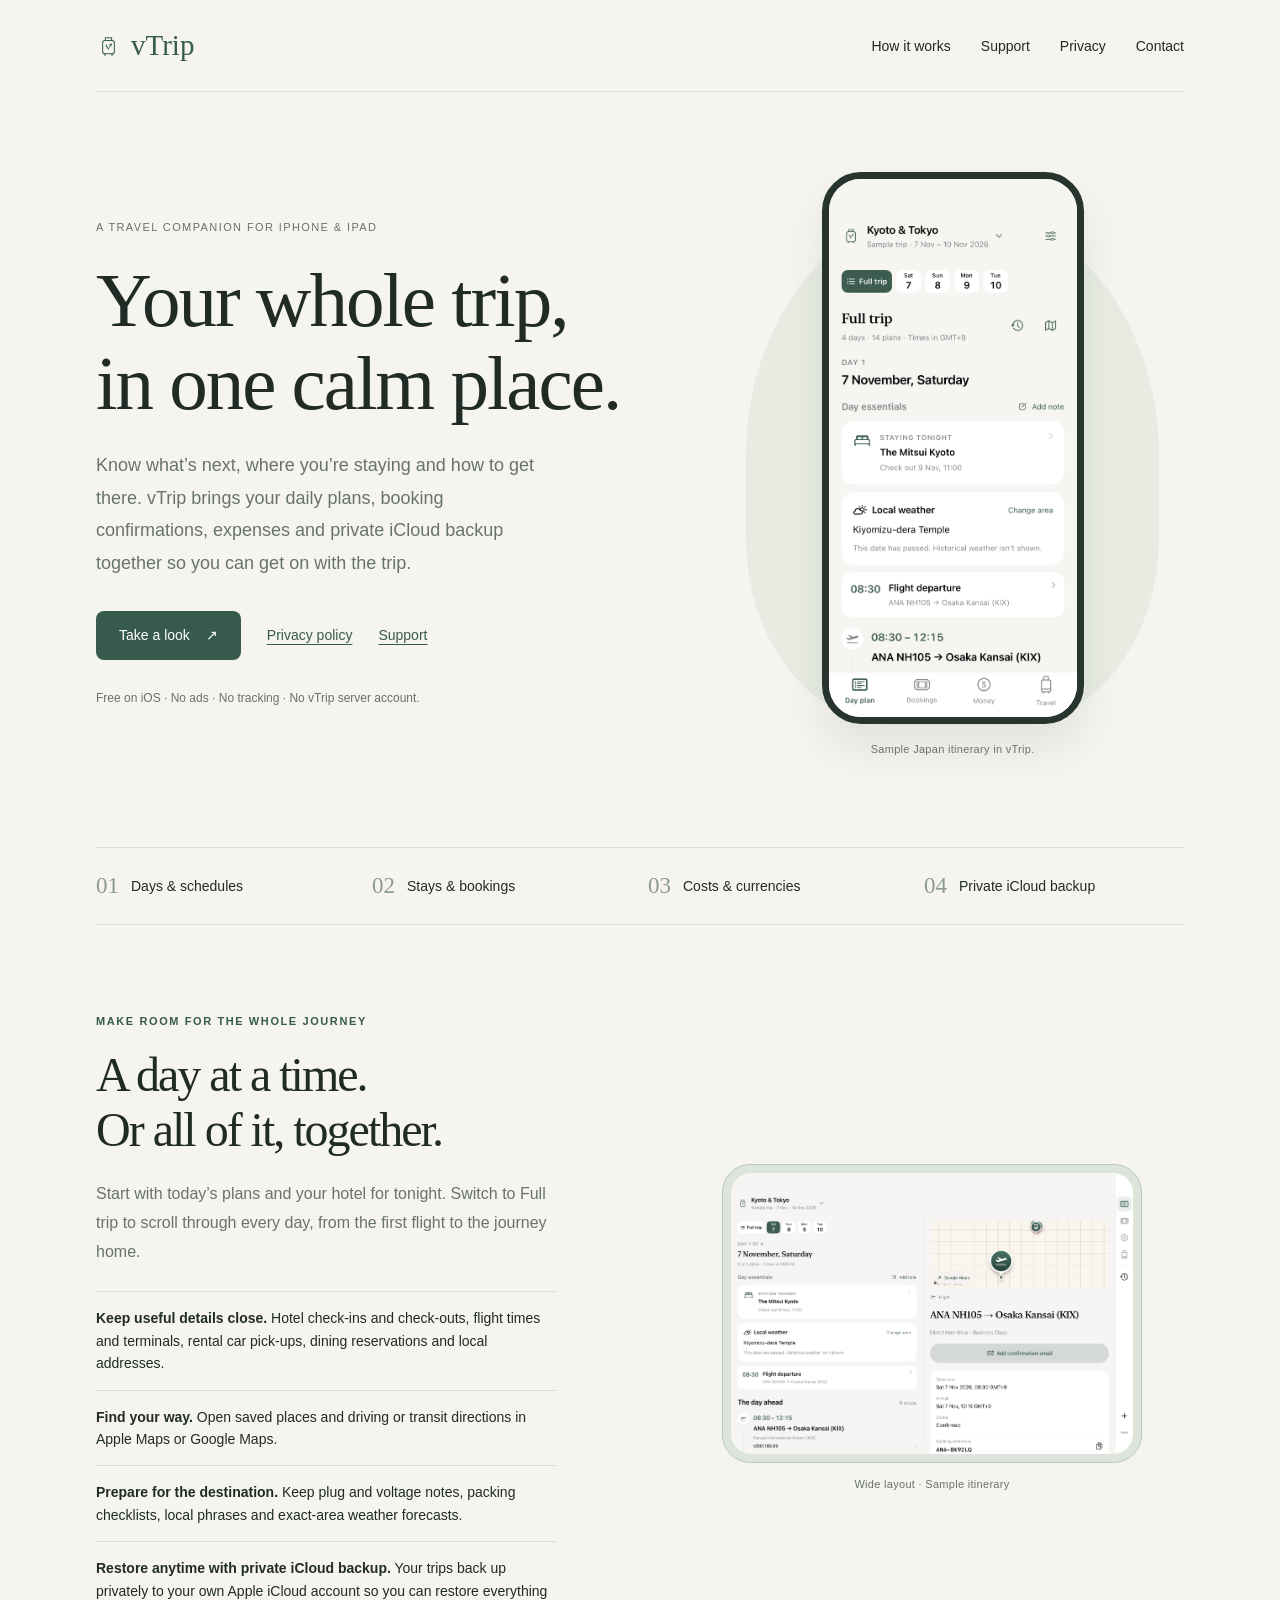
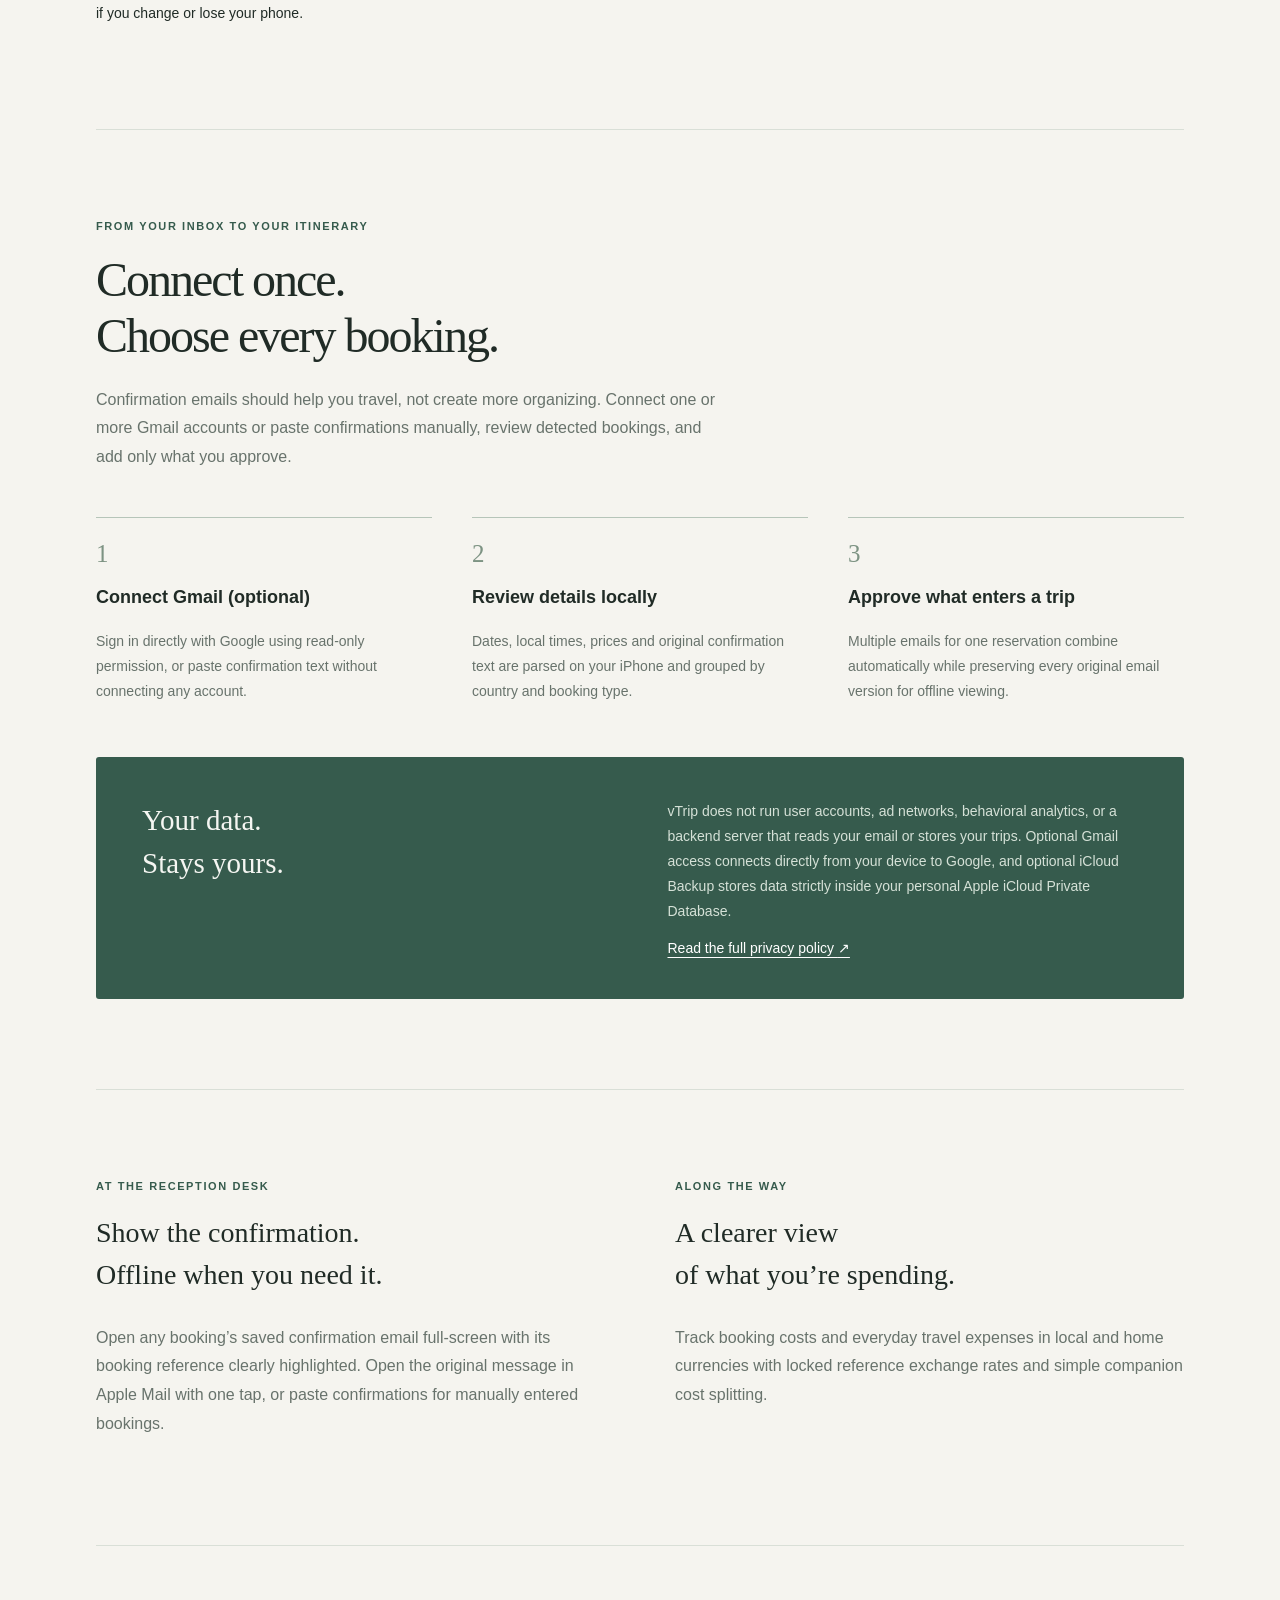
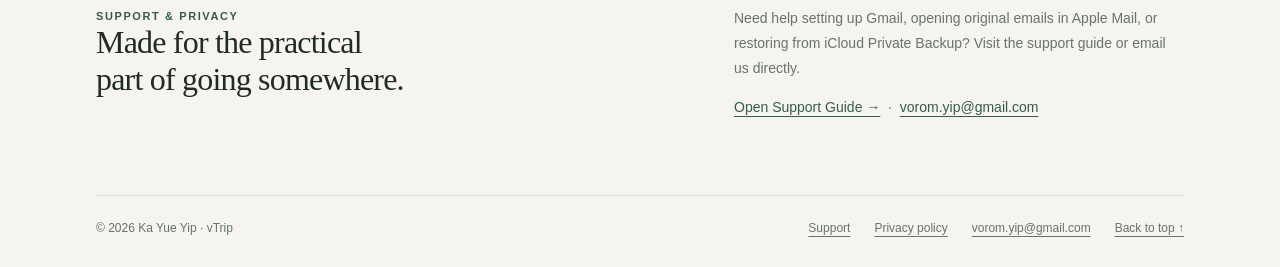
<file: index.html>
<!doctype html>
<html lang="en">
<head>
  <meta charset="utf-8">
  <meta name="viewport" content="width=device-width,initial-scale=1">
  <meta name="description" content="vTrip is a calm travel companion for iPhone and iPad. Organize your itinerary, stays, transport, costs, booking confirmations, and private iCloud backup in one place.">
  <meta name="theme-color" content="#365b4d">
  <meta property="og:title" content="vTrip — Your trip, together">
  <meta property="og:description" content="Days, stays, routes, confirmations, and private iCloud backup. A calmer place for your travel plans.">
  <meta property="og:type" content="website">
  <link rel="canonical" href="https://victor135791-dot.github.io/vtrip/">
  <link rel="icon" href="./assets/mark.svg" type="image/svg+xml">
  <link rel="stylesheet" href="./styles.css?v=3">
  <title>vTrip — Your trip, together</title>
</head>
<body>
  <a class="skip" href="#main">Skip to content</a>
  <header class="shell">
    <nav class="nav" aria-label="Main navigation">
      <a class="brand" href="./" aria-label="vTrip home">
        <svg viewBox="0 0 64 64" aria-hidden="true">
          <g fill="none" stroke="currentColor" stroke-width="2.6" stroke-linecap="round" stroke-linejoin="round">
            <path d="M24 18v-7h16v7M23 52v4m18-4v4"/>
            <rect x="17" y="18" width="30" height="34" rx="6"/>
          </g>
          <g transform="translate(17 18) scale(.30)" fill="currentColor">
            <path d="M23 36h13l12 32Q55 49 67 38l5 4Q57 55 48 80Z"/>
            <path d="M82 23 53 34 65 40 72 50Z"/>
          </g>
        </svg>vTrip
      </a>
      <div class="nav-links">
        <a href="#how-it-works">How it works</a>
        <a href="./support.html">Support</a>
        <a href="./privacy.html">Privacy</a>
        <a class="nav-contact" href="mailto:vorom.yip@gmail.com">Contact</a>
      </div>
    </nav>
  </header>

  <main id="main" class="shell">
    <section class="hero" aria-labelledby="hero-title">
      <div class="hero-copy">
        <span class="badge">A travel companion for iPhone &amp; iPad</span>
        <h1 id="hero-title">Your whole trip,<br>in one calm place.</h1>
        <p class="intro">Know what’s next, where you’re staying and how to get there. vTrip brings your daily plans, booking confirmations, expenses and private iCloud backup together so you can get on with the trip.</p>
        <div class="actions">
          <a class="button" href="#how-it-works">Take a look <span aria-hidden="true">↗</span></a>
          <a class="text-link" href="./privacy.html">Privacy policy</a>
          <a class="text-link" href="./support.html">Support</a>
        </div>
        <p class="hero-note">Free on iOS · No ads · No tracking · No vTrip server account.</p>
      </div>
      <figure class="phone-stage">
        <div class="phone">
          <img src="./assets/iphone-trip.png" width="1179" height="2556" alt="vTrip showing the full schedule for a sample Kyoto and Tokyo trip">
        </div>
        <figcaption class="screen-note">Sample Japan itinerary in vTrip.</figcaption>
      </figure>
    </section>

    <div class="facts" aria-label="What you can keep in vTrip">
      <div class="fact"><span>01</span> Days &amp; schedules</div>
      <div class="fact"><span>02</span> Stays &amp; bookings</div>
      <div class="fact"><span>03</span> Costs &amp; currencies</div>
      <div class="fact"><span>04</span> Private iCloud backup</div>
    </div>

    <section class="section split" id="how-it-works">
      <div class="split-copy">
        <div class="eyebrow">Make room for the whole journey</div>
        <h2>A day at a time.<br>Or all of it, together.</h2>
        <p>Start with today’s plans and your hotel for tonight. Switch to Full trip to scroll through every day, from the first flight to the journey home.</p>
        <ul class="feature-list">
          <li><b>Keep useful details close.</b> Hotel check-ins and check-outs, flight times and terminals, rental car pick-ups, dining reservations and local addresses.</li>
          <li><b>Find your way.</b> Open saved places and driving or transit directions in Apple Maps or Google Maps.</li>
          <li><b>Prepare for the destination.</b> Keep plug and voltage notes, packing checklists, local phrases and exact-area weather forecasts.</li>
          <li><b>Restore anytime with private iCloud backup.</b> Your trips back up privately to your own Apple iCloud account so you can restore everything if you change or lose your phone.</li>
        </ul>
      </div>
      <figure>
        <div class="duo-frame">
          <img src="./assets/duo-trip.png" width="3582" height="2502" loading="lazy" alt="vTrip wide layout with the trip schedule on the left and booking details on the right">
        </div>
        <figcaption class="screen-note" style="margin-top:15px">Wide layout · Sample itinerary</figcaption>
      </figure>
    </section>

    <section class="section" id="email-import">
      <div class="section-top">
        <div class="eyebrow">From your inbox to your itinerary</div>
        <h2>Connect once.<br>Choose every booking.</h2>
        <p>Confirmation emails should help you travel, not create more organizing. Connect one or more Gmail accounts or paste confirmations manually, review detected bookings, and add only what you approve.</p>
      </div>
      <div class="flow">
        <article class="flow-step">
          <span class="number">1</span>
          <h3>Connect Gmail (optional)</h3>
          <p>Sign in directly with Google using read-only permission, or paste confirmation text without connecting any account.</p>
        </article>
        <article class="flow-step">
          <span class="number">2</span>
          <h3>Review details locally</h3>
          <p>Dates, local times, prices and original confirmation text are parsed on your iPhone and grouped by country and booking type.</p>
        </article>
        <article class="flow-step">
          <span class="number">3</span>
          <h3>Approve what enters a trip</h3>
          <p>Multiple emails for one reservation combine automatically while preserving every original email version for offline viewing.</p>
        </article>
      </div>
      <div class="privacy-panel">
        <h3>Your data.<br>Stays yours.</h3>
        <div>
          <p>vTrip does not run user accounts, ad networks, behavioral analytics, or a backend server that reads your email or stores your trips. Optional Gmail access connects directly from your device to Google, and optional iCloud Backup stores data strictly inside your personal Apple iCloud Private Database.</p>
          <a href="./privacy.html">Read the full privacy policy <span aria-hidden="true">↗</span></a>
        </div>
      </div>
    </section>

    <section class="section details">
      <article class="detail">
        <div class="eyebrow">At the reception desk</div>
        <h3>Show the confirmation.<br>Offline when you need it.</h3>
        <p>Open any booking’s saved confirmation email full-screen with its booking reference clearly highlighted. Open the original message in Apple Mail with one tap, or paste confirmations for manually entered bookings.</p>
      </article>
      <article class="detail">
        <div class="eyebrow">Along the way</div>
        <h3>A clearer view<br>of what you’re spending.</h3>
        <p>Track booking costs and everyday travel expenses in local and home currencies with locked reference exchange rates and simple companion cost splitting.</p>
      </article>
    </section>

    <section class="availability" id="contact">
      <div>
        <span class="eyebrow">Support &amp; privacy</span>
        <h2>Made for the practical<br>part of going somewhere.</h2>
      </div>
      <div>
        <p>Need help setting up Gmail, opening original emails in Apple Mail, or restoring from iCloud Private Backup? Visit the support guide or email us directly.</p>
        <p><a class="text-link" href="./support.html">Open Support Guide →</a> &nbsp;·&nbsp; <a class="text-link" href="mailto:vorom.yip@gmail.com">vorom.yip@gmail.com</a></p>
      </div>
    </section>
  </main>

  <footer class="shell">
    <div class="footer">
      <span>© 2026 Ka Yue Yip · vTrip</span>
      <div class="footer-links">
        <a href="./support.html">Support</a>
        <a href="./privacy.html">Privacy policy</a>
        <a href="mailto:vorom.yip@gmail.com">vorom.yip@gmail.com</a>
        <a href="#main">Back to top ↑</a>
      </div>
    </div>
  </footer>
</body>
</html>
</file>
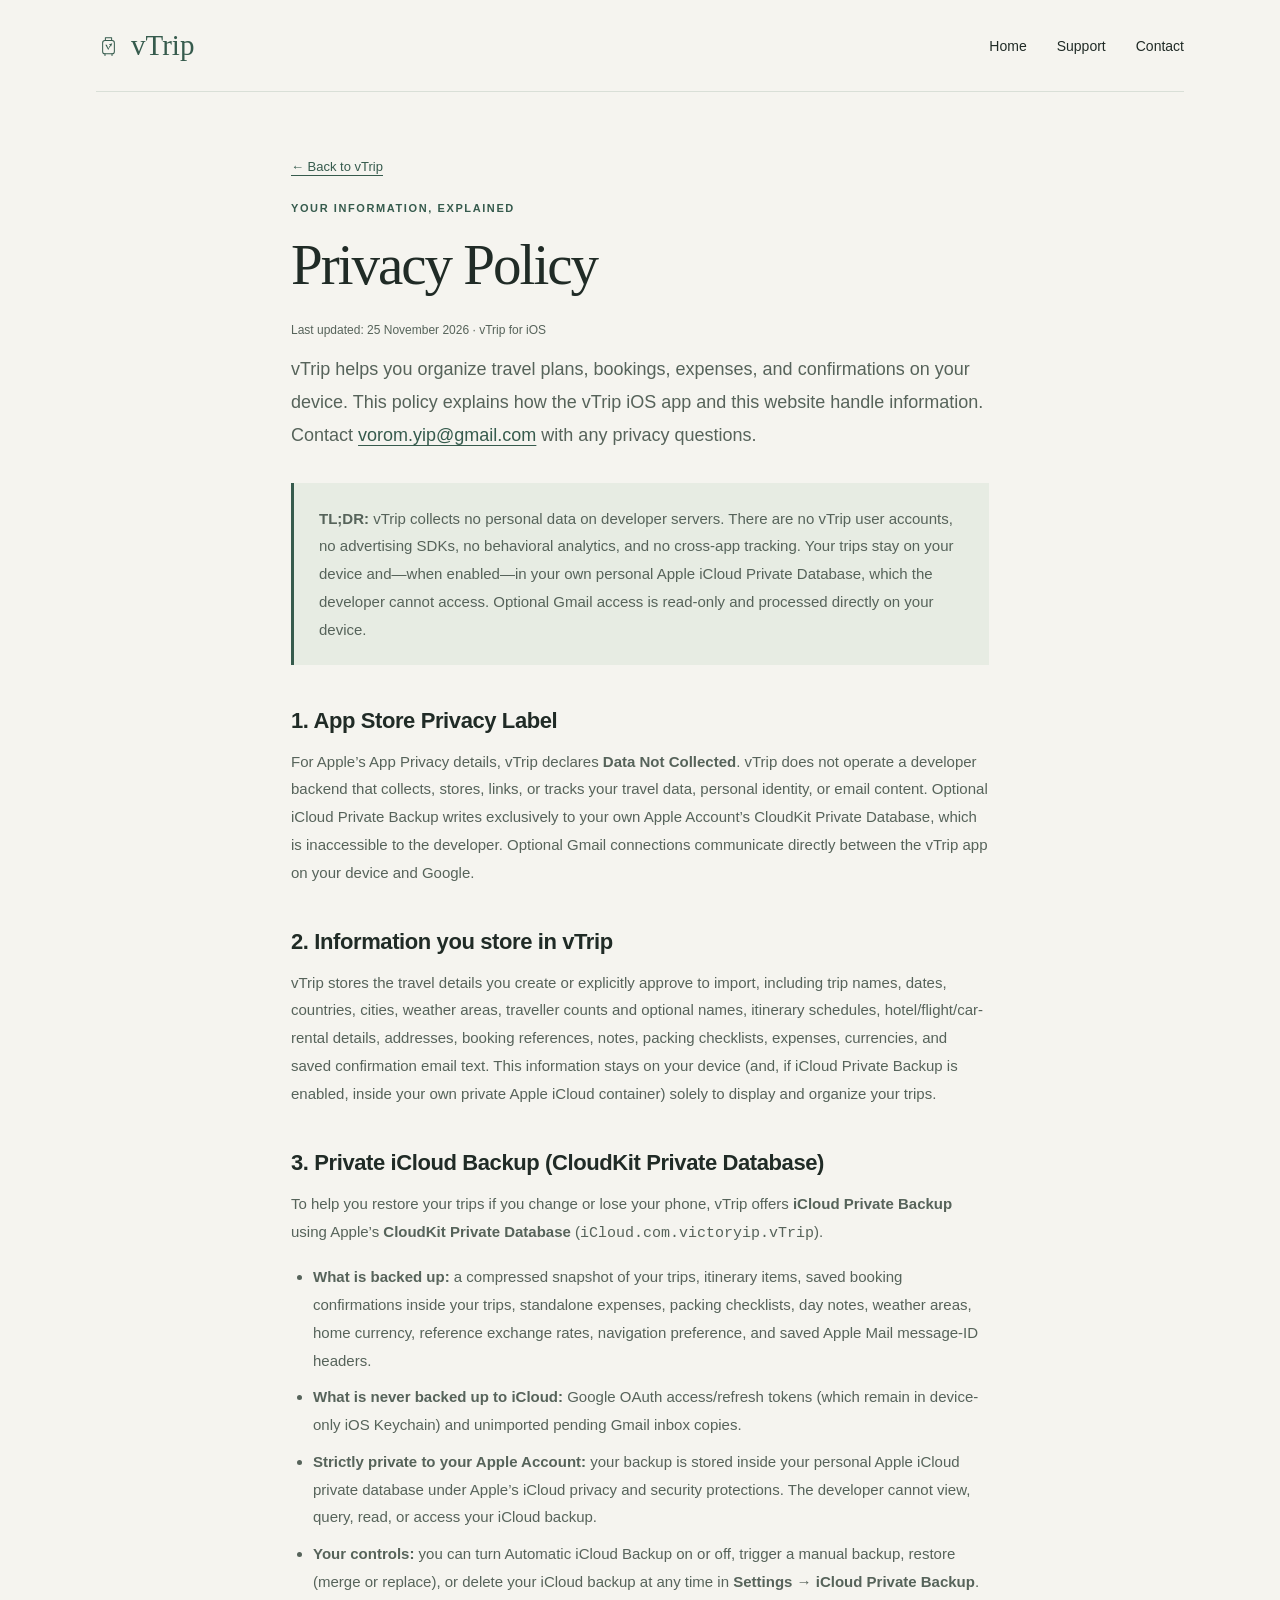
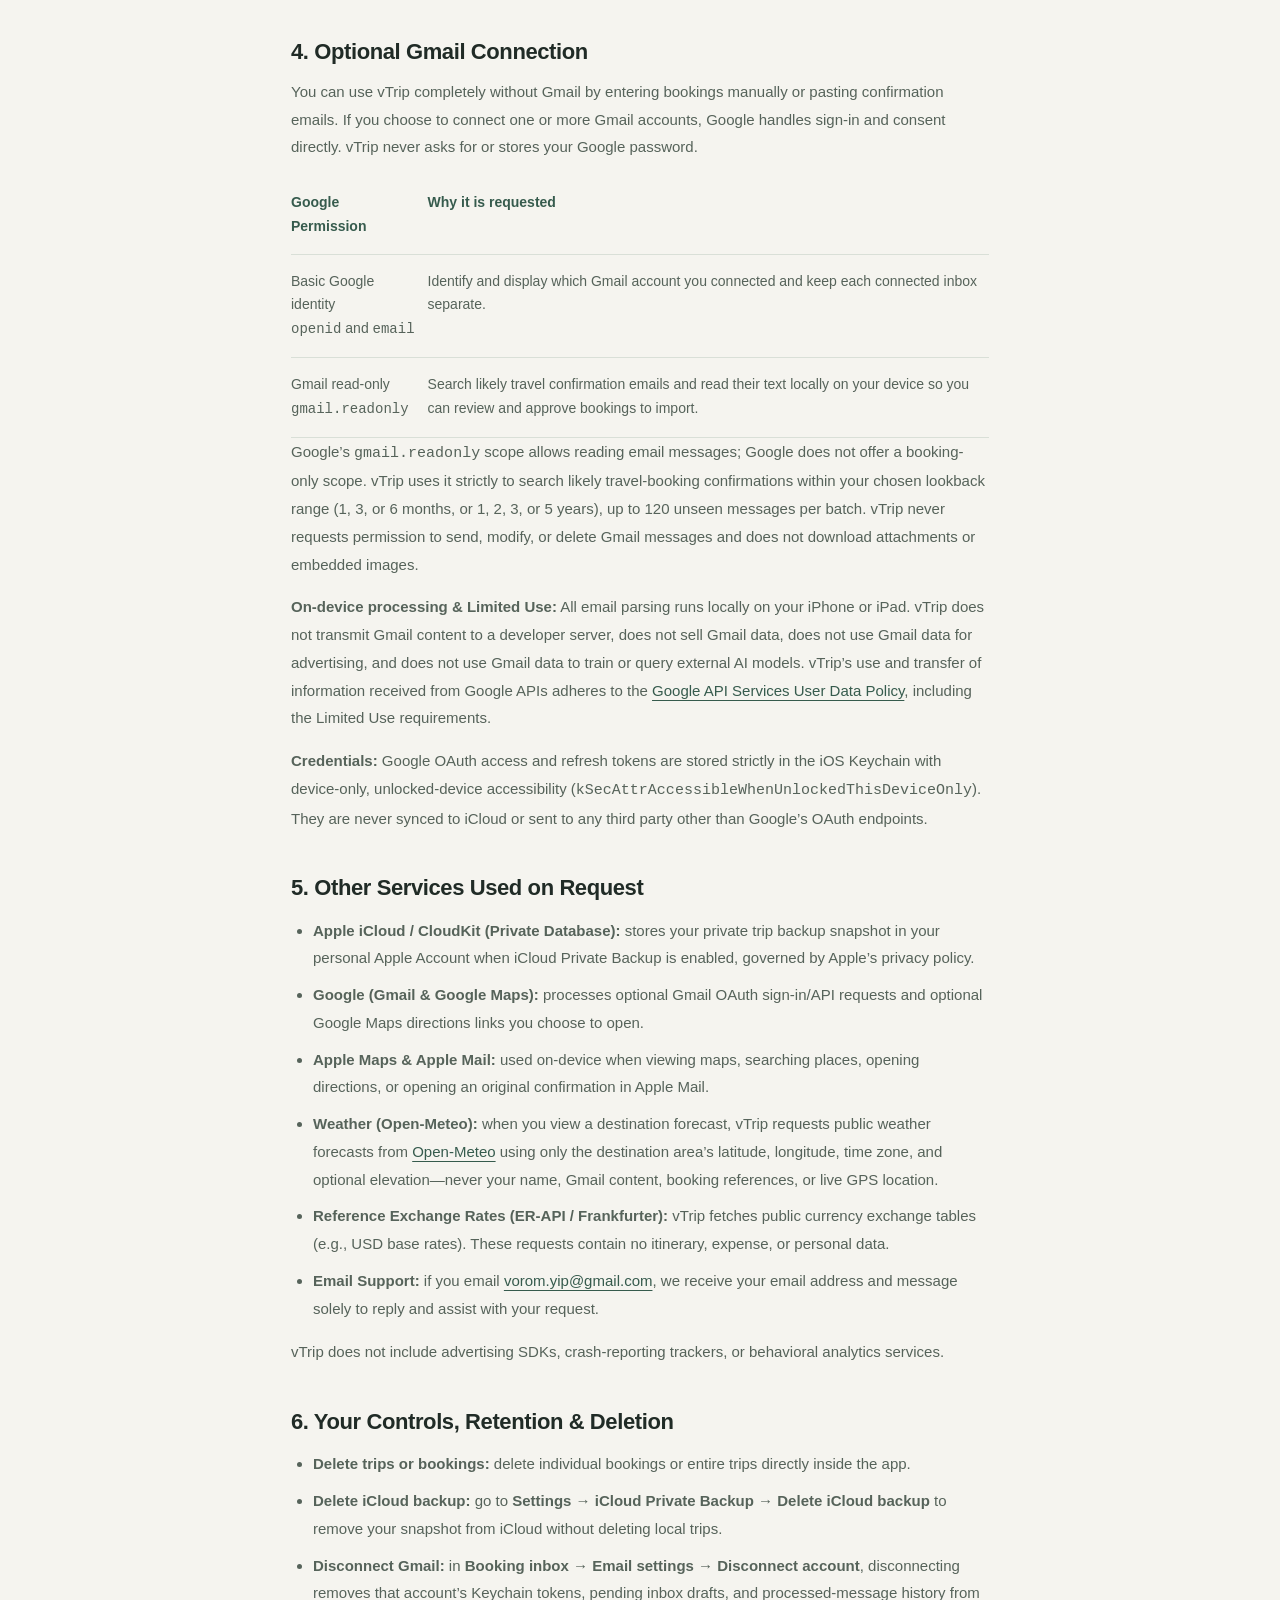
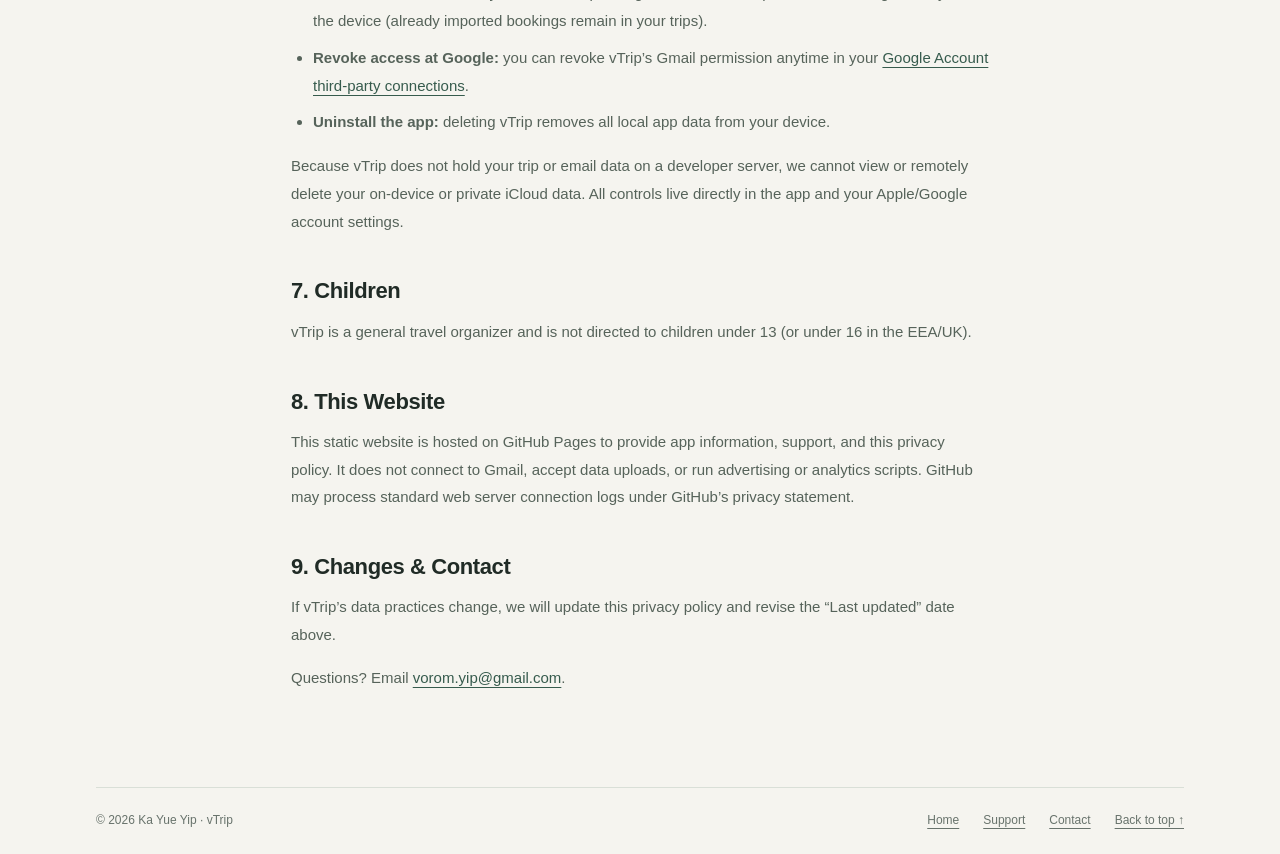
<file: privacy.html>
<!doctype html>
<html lang="en">
<head>
  <meta charset="utf-8">
  <meta name="viewport" content="width=device-width,initial-scale=1">
  <meta name="description" content="vTrip Privacy Policy — how vTrip handles itinerary data, private iCloud Backup, and optional read-only Gmail access. No developer servers, no ads, no tracking.">
  <meta name="theme-color" content="#365b4d">
  <link rel="canonical" href="https://victor135791-dot.github.io/vtrip/privacy.html">
  <link rel="icon" href="./assets/mark.svg" type="image/svg+xml">
  <link rel="stylesheet" href="./styles.css?v=3">
  <title>Privacy Policy — vTrip</title>
</head>
<body>
  <a class="skip" href="#main">Skip to content</a>
  <header class="shell">
    <nav class="nav" aria-label="Main navigation">
      <a class="brand" href="./" aria-label="vTrip home">
        <svg viewBox="0 0 64 64" aria-hidden="true">
          <g fill="none" stroke="currentColor" stroke-width="2.6" stroke-linecap="round" stroke-linejoin="round">
            <path d="M24 18v-7h16v7M23 52v4m18-4v4"/>
            <rect x="17" y="18" width="30" height="34" rx="6"/>
          </g>
          <g transform="translate(17 18) scale(.30)" fill="currentColor">
            <path d="M23 36h13l12 32Q55 49 67 38l5 4Q57 55 48 80Z"/>
            <path d="M82 23 53 34 65 40 72 50Z"/>
          </g>
        </svg>vTrip
      </a>
      <div class="nav-links">
        <a href="./">Home</a>
        <a href="./support.html">Support</a>
        <a href="mailto:vorom.yip@gmail.com">Contact</a>
      </div>
    </nav>
  </header>

  <main class="shell policy" id="main">
    <a class="back-link" href="./">← Back to vTrip</a>
    <div class="eyebrow">Your information, explained</div>
    <h1>Privacy Policy</h1>
    <p class="policy-meta">Last updated: 25 November 2026 · vTrip for iOS</p>
    <p class="lead">vTrip helps you organize travel plans, bookings, expenses, and confirmations on your device. This policy explains how the vTrip iOS app and this website handle information. Contact <a href="mailto:vorom.yip@gmail.com">vorom.yip@gmail.com</a> with any privacy questions.</p>

    <div class="summary">
      <p><strong>TL;DR:</strong> vTrip collects no personal data on developer servers. There are no vTrip user accounts, no advertising SDKs, no behavioral analytics, and no cross-app tracking. Your trips stay on your device and—when enabled—in your own personal Apple iCloud Private Database, which the developer cannot access. Optional Gmail access is read-only and processed directly on your device.</p>
    </div>

    <h2>1. App Store Privacy Label</h2>
    <p>For Apple’s App Privacy details, vTrip declares <strong>Data Not Collected</strong>. vTrip does not operate a developer backend that collects, stores, links, or tracks your travel data, personal identity, or email content. Optional iCloud Private Backup writes exclusively to your own Apple Account’s CloudKit Private Database, which is inaccessible to the developer. Optional Gmail connections communicate directly between the vTrip app on your device and Google.</p>

    <h2>2. Information you store in vTrip</h2>
    <p>vTrip stores the travel details you create or explicitly approve to import, including trip names, dates, countries, cities, weather areas, traveller counts and optional names, itinerary schedules, hotel/flight/car-rental details, addresses, booking references, notes, packing checklists, expenses, currencies, and saved confirmation email text. This information stays on your device (and, if iCloud Private Backup is enabled, inside your own private Apple iCloud container) solely to display and organize your trips.</p>

    <h2 id="icloud">3. Private iCloud Backup (CloudKit Private Database)</h2>
    <p>To help you restore your trips if you change or lose your phone, vTrip offers <strong>iCloud Private Backup</strong> using Apple’s <strong>CloudKit Private Database</strong> (<code>iCloud.com.victoryip.vTrip</code>).</p>
    <ul>
      <li><strong>What is backed up:</strong> a compressed snapshot of your trips, itinerary items, saved booking confirmations inside your trips, standalone expenses, packing checklists, day notes, weather areas, home currency, reference exchange rates, navigation preference, and saved Apple Mail message-ID headers.</li>
      <li><strong>What is never backed up to iCloud:</strong> Google OAuth access/refresh tokens (which remain in device-only iOS Keychain) and unimported pending Gmail inbox copies.</li>
      <li><strong>Strictly private to your Apple Account:</strong> your backup is stored inside your personal Apple iCloud private database under Apple’s iCloud privacy and security protections. The developer cannot view, query, read, or access your iCloud backup.</li>
      <li><strong>Your controls:</strong> you can turn Automatic iCloud Backup on or off, trigger a manual backup, restore (merge or replace), or delete your iCloud backup at any time in <strong>Settings → iCloud Private Backup</strong>.</li>
    </ul>

    <h2 id="gmail">4. Optional Gmail Connection</h2>
    <p>You can use vTrip completely without Gmail by entering bookings manually or pasting confirmation emails. If you choose to connect one or more Gmail accounts, Google handles sign-in and consent directly. vTrip never asks for or stores your Google password.</p>
    <table>
      <thead>
        <tr>
          <th scope="col">Google Permission</th>
          <th scope="col">Why it is requested</th>
        </tr>
      </thead>
      <tbody>
        <tr>
          <td>Basic Google identity<br><code>openid</code> and <code>email</code></td>
          <td>Identify and display which Gmail account you connected and keep each connected inbox separate.</td>
        </tr>
        <tr>
          <td>Gmail read-only<br><code>gmail.readonly</code></td>
          <td>Search likely travel confirmation emails and read their text locally on your device so you can review and approve bookings to import.</td>
        </tr>
      </tbody>
    </table>
    <p>Google’s <code>gmail.readonly</code> scope allows reading email messages; Google does not offer a booking-only scope. vTrip uses it strictly to search likely travel-booking confirmations within your chosen lookback range (1, 3, or 6 months, or 1, 2, 3, or 5 years), up to 120 unseen messages per batch. vTrip never requests permission to send, modify, or delete Gmail messages and does not download attachments or embedded images.</p>
    <p><strong>On-device processing &amp; Limited Use:</strong> All email parsing runs locally on your iPhone or iPad. vTrip does not transmit Gmail content to a developer server, does not sell Gmail data, does not use Gmail data for advertising, and does not use Gmail data to train or query external AI models. vTrip’s use and transfer of information received from Google APIs adheres to the <a href="https://developers.google.com/terms/api-services-user-data-policy">Google API Services User Data Policy</a>, including the Limited Use requirements.</p>
    <p><strong>Credentials:</strong> Google OAuth access and refresh tokens are stored strictly in the iOS Keychain with device-only, unlocked-device accessibility (<code>kSecAttrAccessibleWhenUnlockedThisDeviceOnly</code>). They are never synced to iCloud or sent to any third party other than Google’s OAuth endpoints.</p>

    <h2>5. Other Services Used on Request</h2>
    <ul>
      <li><strong>Apple iCloud / CloudKit (Private Database):</strong> stores your private trip backup snapshot in your personal Apple Account when iCloud Private Backup is enabled, governed by Apple’s privacy policy.</li>
      <li><strong>Google (Gmail &amp; Google Maps):</strong> processes optional Gmail OAuth sign-in/API requests and optional Google Maps directions links you choose to open.</li>
      <li><strong>Apple Maps &amp; Apple Mail:</strong> used on-device when viewing maps, searching places, opening directions, or opening an original confirmation in Apple Mail.</li>
      <li><strong>Weather (Open-Meteo):</strong> when you view a destination forecast, vTrip requests public weather forecasts from <a href="https://open-meteo.com/en/terms">Open-Meteo</a> using only the destination area’s latitude, longitude, time zone, and optional elevation—never your name, Gmail content, booking references, or live GPS location.</li>
      <li><strong>Reference Exchange Rates (ER-API / Frankfurter):</strong> vTrip fetches public currency exchange tables (e.g., USD base rates). These requests contain no itinerary, expense, or personal data.</li>
      <li><strong>Email Support:</strong> if you email <a href="mailto:vorom.yip@gmail.com">vorom.yip@gmail.com</a>, we receive your email address and message solely to reply and assist with your request.</li>
    </ul>
    <p>vTrip does not include advertising SDKs, crash-reporting trackers, or behavioral analytics services.</p>

    <h2>6. Your Controls, Retention &amp; Deletion</h2>
    <ul>
      <li><strong>Delete trips or bookings:</strong> delete individual bookings or entire trips directly inside the app.</li>
      <li><strong>Delete iCloud backup:</strong> go to <strong>Settings → iCloud Private Backup → Delete iCloud backup</strong> to remove your snapshot from iCloud without deleting local trips.</li>
      <li><strong>Disconnect Gmail:</strong> in <strong>Booking inbox → Email settings → Disconnect account</strong>, disconnecting removes that account’s Keychain tokens, pending inbox drafts, and processed-message history from the device (already imported bookings remain in your trips).</li>
      <li><strong>Revoke access at Google:</strong> you can revoke vTrip’s Gmail permission anytime in your <a href="https://myaccount.google.com/connections">Google Account third-party connections</a>.</li>
      <li><strong>Uninstall the app:</strong> deleting vTrip removes all local app data from your device.</li>
    </ul>
    <p>Because vTrip does not hold your trip or email data on a developer server, we cannot view or remotely delete your on-device or private iCloud data. All controls live directly in the app and your Apple/Google account settings.</p>

    <h2>7. Children</h2>
    <p>vTrip is a general travel organizer and is not directed to children under 13 (or under 16 in the EEA/UK).</p>

    <h2>8. This Website</h2>
    <p>This static website is hosted on GitHub Pages to provide app information, support, and this privacy policy. It does not connect to Gmail, accept data uploads, or run advertising or analytics scripts. GitHub may process standard web server connection logs under GitHub’s privacy statement.</p>

    <h2>9. Changes &amp; Contact</h2>
    <p>If vTrip’s data practices change, we will update this privacy policy and revise the “Last updated” date above.</p>
    <p>Questions? Email <a href="mailto:vorom.yip@gmail.com?subject=vTrip%20Privacy">vorom.yip@gmail.com</a>.</p>
  </main>

  <footer class="shell">
    <div class="footer">
      <span>© 2026 Ka Yue Yip · vTrip</span>
      <div class="footer-links">
        <a href="./">Home</a>
        <a href="./support.html">Support</a>
        <a href="mailto:vorom.yip@gmail.com">Contact</a>
        <a href="#main">Back to top ↑</a>
      </div>
    </div>
  </footer>
</body>
</html>
</file>
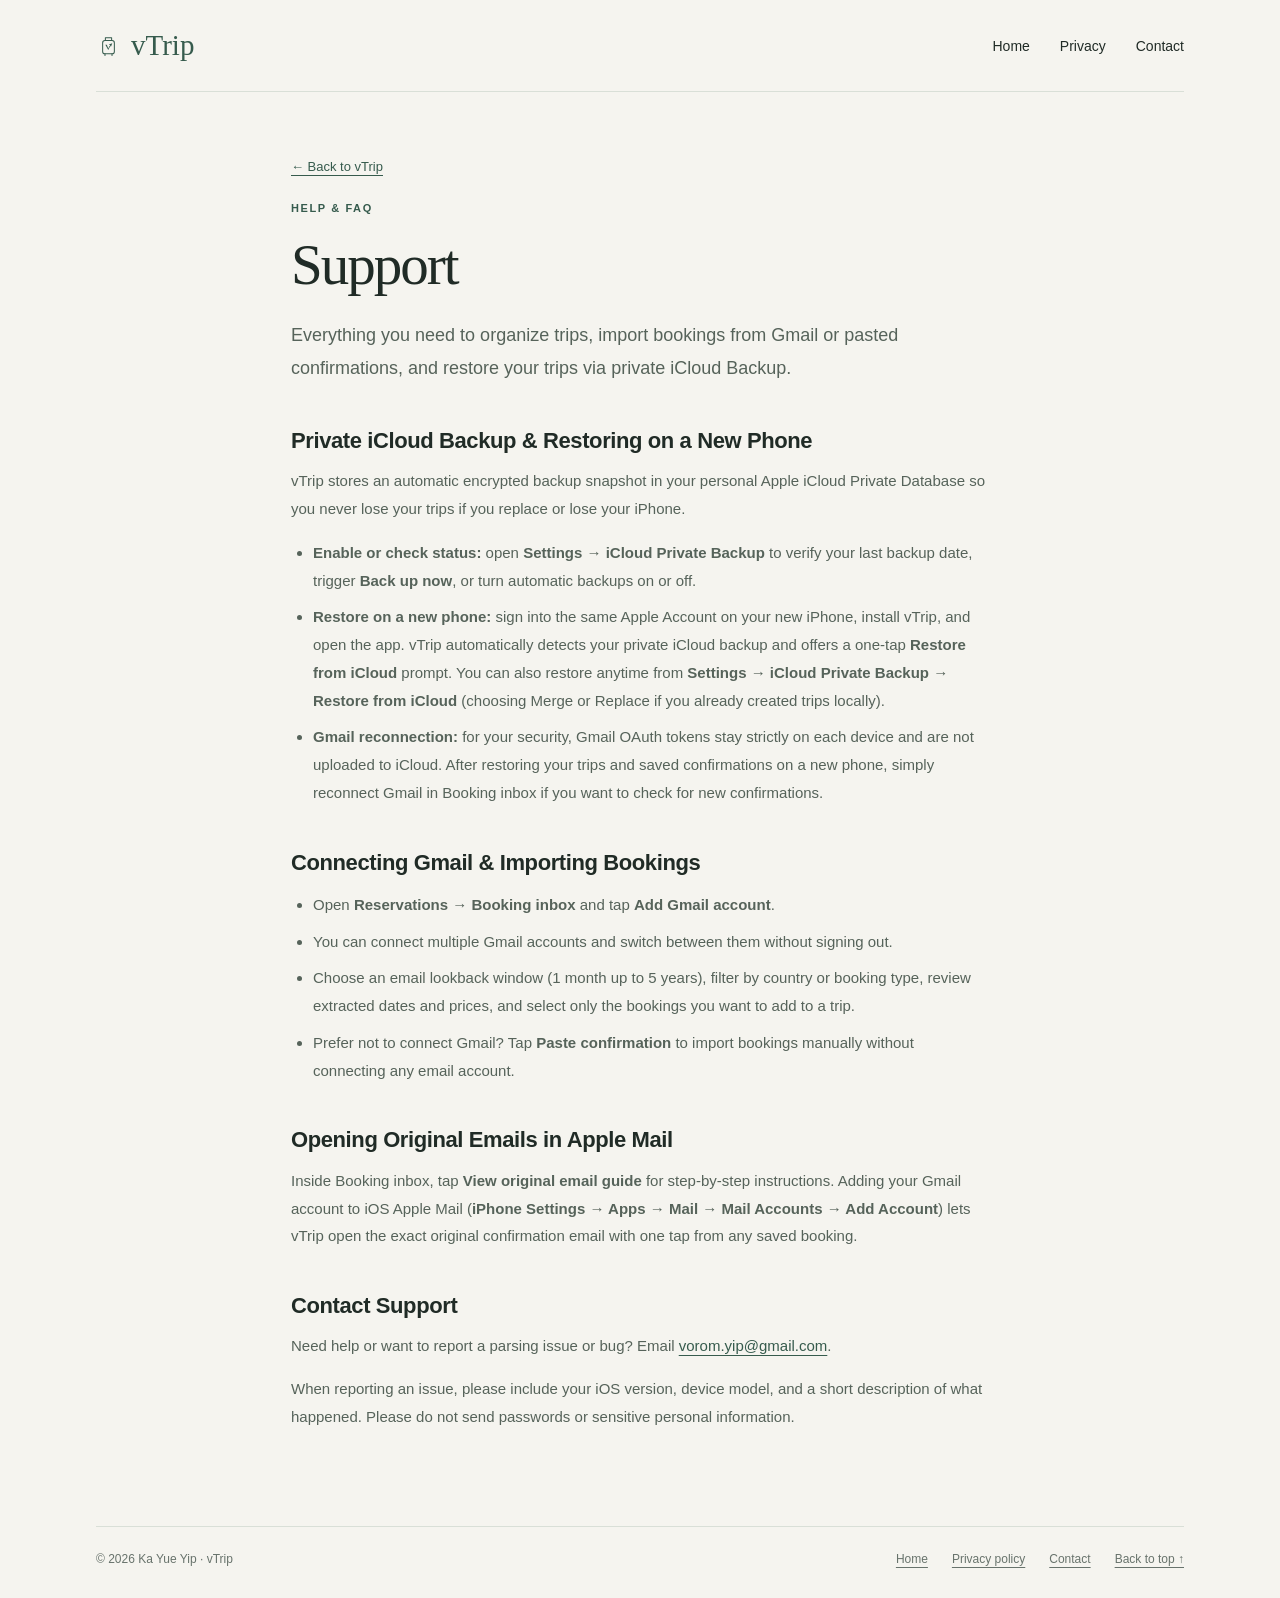
<file: support.html>
<!doctype html>
<html lang="en">
<head>
  <meta charset="utf-8">
  <meta name="viewport" content="width=device-width,initial-scale=1">
  <meta name="description" content="vTrip Support — how to set up trips, connect Gmail, open original emails in Apple Mail, and back up or restore with private iCloud Backup.">
  <meta name="theme-color" content="#365b4d">
  <link rel="canonical" href="https://victor135791-dot.github.io/vtrip/support.html">
  <link rel="icon" href="./assets/mark.svg" type="image/svg+xml">
  <link rel="stylesheet" href="./styles.css?v=3">
  <title>Support — vTrip</title>
</head>
<body>
  <a class="skip" href="#main">Skip to content</a>
  <header class="shell">
    <nav class="nav" aria-label="Main navigation">
      <a class="brand" href="./" aria-label="vTrip home">
        <svg viewBox="0 0 64 64" aria-hidden="true">
          <g fill="none" stroke="currentColor" stroke-width="2.6" stroke-linecap="round" stroke-linejoin="round">
            <path d="M24 18v-7h16v7M23 52v4m18-4v4"/>
            <rect x="17" y="18" width="30" height="34" rx="6"/>
          </g>
          <g transform="translate(17 18) scale(.30)" fill="currentColor">
            <path d="M23 36h13l12 32Q55 49 67 38l5 4Q57 55 48 80Z"/>
            <path d="M82 23 53 34 65 40 72 50Z"/>
          </g>
        </svg>vTrip
      </a>
      <div class="nav-links">
        <a href="./">Home</a>
        <a href="./privacy.html">Privacy</a>
        <a href="mailto:vorom.yip@gmail.com">Contact</a>
      </div>
    </nav>
  </header>

  <main class="shell policy" id="main">
    <a class="back-link" href="./">← Back to vTrip</a>
    <div class="eyebrow">Help &amp; FAQ</div>
    <h1>Support</h1>
    <p class="lead">Everything you need to organize trips, import bookings from Gmail or pasted confirmations, and restore your trips via private iCloud Backup.</p>

    <h2>Private iCloud Backup &amp; Restoring on a New Phone</h2>
    <p>vTrip stores an automatic encrypted backup snapshot in your personal Apple iCloud Private Database so you never lose your trips if you replace or lose your iPhone.</p>
    <ul>
      <li><strong>Enable or check status:</strong> open <strong>Settings → iCloud Private Backup</strong> to verify your last backup date, trigger <strong>Back up now</strong>, or turn automatic backups on or off.</li>
      <li><strong>Restore on a new phone:</strong> sign into the same Apple Account on your new iPhone, install vTrip, and open the app. vTrip automatically detects your private iCloud backup and offers a one-tap <strong>Restore from iCloud</strong> prompt. You can also restore anytime from <strong>Settings → iCloud Private Backup → Restore from iCloud</strong> (choosing Merge or Replace if you already created trips locally).</li>
      <li><strong>Gmail reconnection:</strong> for your security, Gmail OAuth tokens stay strictly on each device and are not uploaded to iCloud. After restoring your trips and saved confirmations on a new phone, simply reconnect Gmail in Booking inbox if you want to check for new confirmations.</li>
    </ul>

    <h2>Connecting Gmail &amp; Importing Bookings</h2>
    <ul>
      <li>Open <strong>Reservations → Booking inbox</strong> and tap <strong>Add Gmail account</strong>.</li>
      <li>You can connect multiple Gmail accounts and switch between them without signing out.</li>
      <li>Choose an email lookback window (1 month up to 5 years), filter by country or booking type, review extracted dates and prices, and select only the bookings you want to add to a trip.</li>
      <li>Prefer not to connect Gmail? Tap <strong>Paste confirmation</strong> to import bookings manually without connecting any email account.</li>
    </ul>

    <h2>Opening Original Emails in Apple Mail</h2>
    <p>Inside Booking inbox, tap <strong>View original email guide</strong> for step-by-step instructions. Adding your Gmail account to iOS Apple Mail (<strong>iPhone Settings → Apps → Mail → Mail Accounts → Add Account</strong>) lets vTrip open the exact original confirmation email with one tap from any saved booking.</p>

    <h2>Contact Support</h2>
    <p>Need help or want to report a parsing issue or bug? Email <a href="mailto:vorom.yip@gmail.com?subject=vTrip%20Support">vorom.yip@gmail.com</a>.</p>
    <p class="small">When reporting an issue, please include your iOS version, device model, and a short description of what happened. Please do not send passwords or sensitive personal information.</p>
  </main>

  <footer class="shell">
    <div class="footer">
      <span>© 2026 Ka Yue Yip · vTrip</span>
      <div class="footer-links">
        <a href="./">Home</a>
        <a href="./privacy.html">Privacy policy</a>
        <a href="mailto:vorom.yip@gmail.com">Contact</a>
        <a href="#main">Back to top ↑</a>
      </div>
    </div>
  </footer>
</body>
</html>
</file>
<file: styles.css>
:root{--paper:#f5f4ef;--white:#fff;--ink:#202b26;--muted:#68736c;--green:#365b4d;--line:#d9dfd7;--soft:#e8ece5;color-scheme:light;font-family:-apple-system,BlinkMacSystemFont,"Segoe UI",sans-serif;color:var(--ink);background:var(--paper)}*{box-sizing:border-box}html{scroll-behavior:smooth}body{margin:0}a{color:inherit;text-underline-offset:4px}button,a{-webkit-tap-highlight-color:transparent}a:focus-visible{outline:3px solid #8fafa0;outline-offset:6px;border-radius:3px}.skip{position:absolute;top:-60px;left:20px;background:white;padding:12px;z-index:5}.skip:focus{top:12px}.shell{max-width:1160px;margin:auto;padding:0 36px}.nav{display:flex;align-items:center;justify-content:space-between;padding-top:29px;padding-bottom:29px;border-bottom:1px solid var(--line)}.brand{display:flex;align-items:center;gap:10px;font-family:Georgia,serif;font-size:29px;text-decoration:none;color:var(--green)}.brand svg{width:25px;height:30px}.nav-links{display:flex;align-items:center;gap:30px;font-size:14px}.nav-links a{text-decoration:none}.nav-links a:hover{text-decoration:underline}.badge{font-size:11px;letter-spacing:1.4px;text-transform:uppercase;color:var(--muted)}h1,h2,h3,p{margin-top:0}h1,h2{font-family:Georgia,"Times New Roman",serif;font-weight:400;letter-spacing:-2px}h1{font-size:clamp(48px,6.1vw,77px);line-height:1.08;margin:24px 0}h2{font-size:clamp(34px,4.1vw,48px);line-height:1.15;margin-bottom:23px}h3{font-size:18px;font-weight:600;line-height:1.5}p{font-size:16px;line-height:1.8;color:var(--muted)}.hero{display:grid;grid-template-columns:1.2fr 1fr;gap:70px;align-items:center;padding-top:64px;padding-bottom:76px}.hero-copy{max-width:600px}.intro{max-width:460px;font-size:18px;line-height:1.8}.actions{display:flex;align-items:center;flex-wrap:wrap;gap:26px;margin-top:32px}.button{display:inline-flex;text-decoration:none;justify-content:center;align-items:center;gap:16px;min-height:49px;padding:0 23px;border-radius:8px;background:var(--green);color:white;font-size:14px}.button:hover{background:#29483c}.text-link{font-size:14px;color:var(--green)}.small{font-size:12px;line-height:1.7}.hero-note{margin:28px 0 0;font-size:12px}.phone-stage{position:relative;display:flex;align-items:center;justify-content:center;flex-direction:column;gap:19px;min-width:0}.phone-stage:before{content:"";position:absolute;inset:36px -15px 30px;background:#e7ebe2;border-radius:48% 48% 36% 36%;z-index:-1}.phone{width:262px;max-width:100%;border:7px solid #28352e;border-radius:39px;overflow:hidden;box-shadow:0 24px 42px #172c2214;background:var(--paper)}.phone img{display:block;width:100%;height:auto}.screen-note{font-size:11px;letter-spacing:.3px;color:var(--muted);text-align:center;margin:0}.facts{border-top:1px solid var(--line);border-bottom:1px solid var(--line);display:grid;grid-template-columns:repeat(4,1fr);padding:25px 0;gap:16px}.fact{display:flex;align-items:center;gap:12px;font-size:14px}.fact span:first-child{font-family:Georgia,serif;font-size:23px;color:#8c9b90}.section{padding-top:90px;padding-bottom:90px;border-bottom:1px solid var(--line)}.eyebrow{color:var(--green);font-size:11px;font-weight:600;letter-spacing:1.6px;text-transform:uppercase;margin-bottom:20px}.split{display:grid;grid-template-columns:1fr 1fr;align-items:center;gap:80px}.split-copy{max-width:460px}.feature-list{padding:0;margin:25px 0 0;list-style:none}.feature-list li{padding:15px 0;border-top:1px solid var(--line);font-size:14px;line-height:1.6}.feature-list li b{font-weight:600}.duo-frame{padding:8px;border:1px solid #bcc9bd;border-radius:28px;background:#dde4da;max-width:420px;margin:auto}.duo-frame img{width:100%;height:auto;display:block;border-radius:20px}.section-top{max-width:620px}.flow{display:grid;grid-template-columns:repeat(3,1fr);gap:40px;margin-top:45px}.flow-step{border-top:1px solid #b6c5b9;padding-top:22px}.number{font-family:Georgia,serif;font-size:25px;display:block;color:#7d9383;margin-bottom:16px}.flow p{font-size:14px;margin-bottom:0}.privacy-panel{background:var(--green);border-radius:3px;color:#f5f6f2;padding:42px 46px;display:grid;grid-template-columns:1fr 1fr;gap:55px;margin-top:52px}.privacy-panel h3{font-family:Georgia,serif;font-size:29px;font-weight:400}.privacy-panel p{color:#d5e1d7;font-size:14px;margin-bottom:14px}.privacy-panel a{font-size:14px;color:white}.details{display:grid;grid-template-columns:1fr 1fr;gap:70px}.detail h3{font-family:Georgia,serif;font-size:28px;font-weight:400}.availability{display:flex;align-items:flex-start;justify-content:space-between;gap:45px;padding:60px 0}.availability h2{font-size:32px;letter-spacing:-.8px;max-width:480px}.availability p{font-size:14px;max-width:450px}.footer{border-top:1px solid var(--line);padding:25px 0 32px;display:flex;gap:25px;align-items:center;justify-content:space-between;font-size:12px;color:var(--muted)}.footer-links{display:flex;gap:24px;flex-wrap:wrap}.policy{max-width:770px;padding-top:65px;padding-bottom:80px}.policy h1{font-size:57px;margin:15px 0 23px}.policy .lead{font-size:18px}.policy h2{font-family:inherit;font-size:22px;font-weight:600;letter-spacing:-.4px;margin-top:43px;margin-bottom:14px}.policy p,.policy li{font-size:15px;line-height:1.85;color:#56635a}.policy ul{padding-left:22px}.policy li{margin:9px 0}.policy a{color:var(--green)}.policy .summary{background:#e7ece3;border-left:3px solid var(--green);padding:22px 25px;margin:30px 0}.summary p:last-child{margin-bottom:0}.policy-meta{font-size:12px!important}.back-link{display:inline-block;font-size:13px;margin-bottom:28px}.policy table{width:100%;border-collapse:collapse;font-size:14px;line-height:1.7}.policy th,.policy td{border-bottom:1px solid var(--line);padding:15px 10px 15px 0;text-align:left;vertical-align:top}.policy th{color:var(--green);font-weight:600}.policy td{color:#56635a}@media(max-width:850px){.shell{padding-left:25px;padding-right:25px}.hero{gap:32px}.phone{width:230px}.split{gap:35px}.privacy-panel{padding:30px;gap:30px}.facts{grid-template-columns:1fr 1fr}.flow{gap:25px}}@media(max-width:620px){.nav{padding-top:20px;padding-bottom:20px}.nav-links{gap:20px;font-size:12px}.nav-links .nav-contact{display:none}.brand{font-size:26px}.hero{grid-template-columns:1fr;padding-top:45px;padding-bottom:45px;gap:44px}.hero-copy{max-width:100%}h1{font-size:51px;letter-spacing:-1.8px}.intro{font-size:16px}.phone{width:240px}.phone-stage:before{inset:20px 10px 30px}.facts{padding:24px 0;gap:20px}.fact{font-size:12px;gap:9px}.section{padding:55px 0}.split,.details{grid-template-columns:1fr;gap:35px}.duo-frame{max-width:350px}.flow{grid-template-columns:1fr;gap:25px;margin-top:27px}.flow-step{display:grid;grid-template-columns:36px 1fr;column-gap:12px}.flow-step h3{margin-bottom:10px}.flow-step p{grid-column:2}.flow-step .number{grid-row:1 / span 2}.privacy-panel{grid-template-columns:1fr;gap:15px;padding:28px;margin-top:35px}.availability{display:block;padding:45px 0}.footer{align-items:flex-start;flex-direction:column;gap:17px}.policy{padding-top:40px}.policy h1{font-size:44px}.policy h2{font-size:20px}.policy table{font-size:12px}.policy th,.policy td{padding-right:12px}.actions{gap:22px}.badge{font-size:10px}}
@media(prefers-reduced-motion:reduce){html{scroll-behavior:auto}}
</file>
